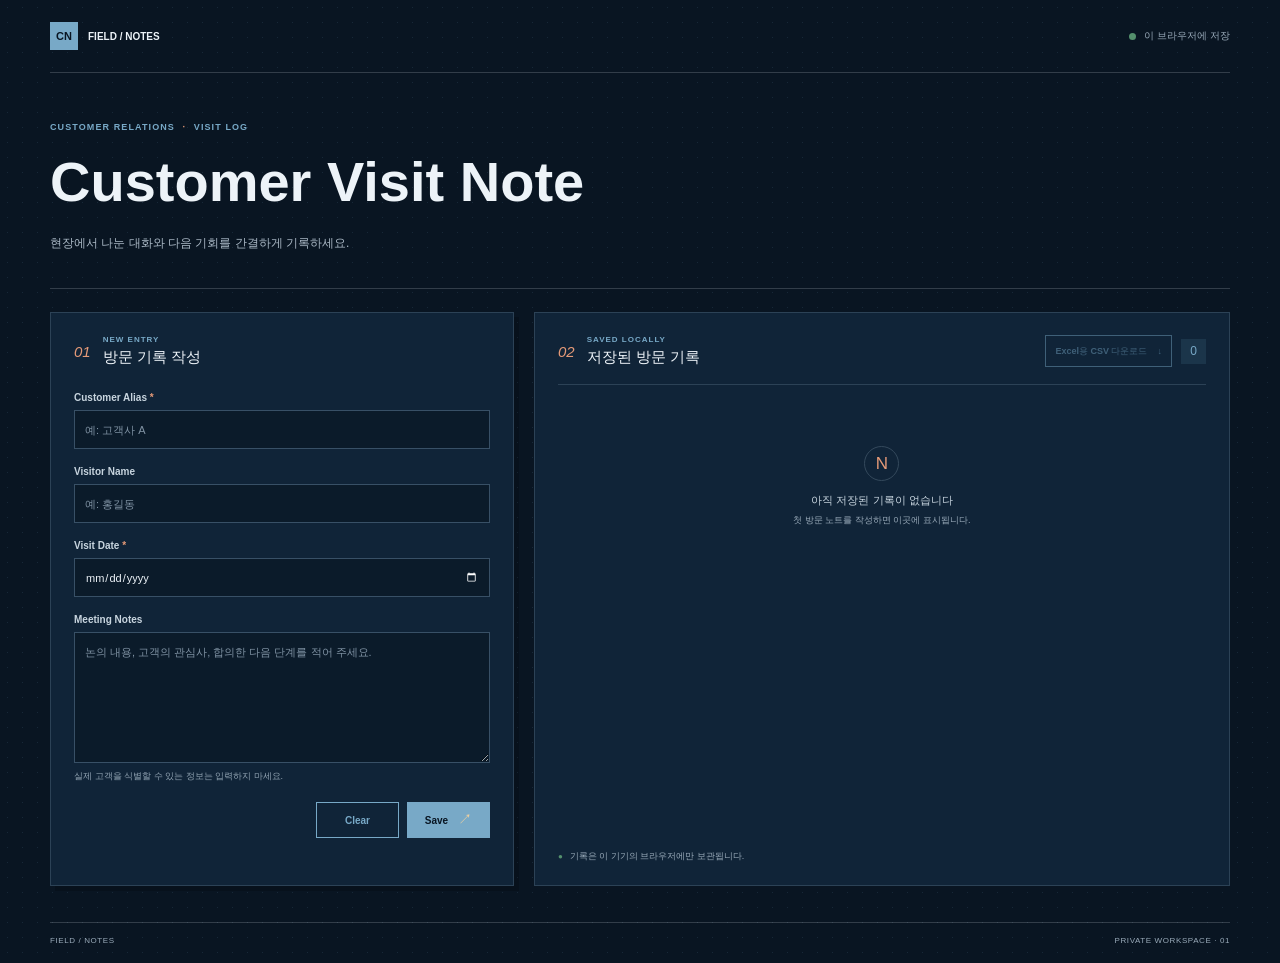
<file: Copilot_AI_Study_Activities/Customer_Visit_Note_App/index.html>
<!doctype html>
<html lang="ko">
<head>
  <meta charset="utf-8">
  <meta name="viewport" content="width=device-width, initial-scale=1">
  <meta name="theme-color" content="#091522">
  <title>Customer Visit Note</title>
  <link rel="stylesheet" href="styles.css">
  <script src="app.js" defer></script>
</head>
<body>
  <main class="page-shell">
    <header class="masthead">
      <a class="wordmark" href="#top" aria-label="Customer Visit Note 홈">
        <span class="wordmark-icon" aria-hidden="true">CN</span>
        <span>FIELD / NOTES</span>
      </a>
      <span class="local-label"><span aria-hidden="true"></span>이 브라우저에 저장</span>
    </header>

    <section class="intro" id="top" aria-labelledby="page-title">
      <p class="eyebrow">CUSTOMER RELATIONS <span>·</span> VISIT LOG</p>
      <h1 id="page-title">Customer Visit Note</h1>
      <p class="intro-copy">현장에서 나눈 대화와 다음 기회를 간결하게 기록하세요.</p>
    </section>

    <div class="content-grid">
      <section class="entry-panel" aria-labelledby="form-heading">
        <div class="section-heading">
          <span class="section-number">01</span>
          <div>
            <p class="section-kicker">NEW ENTRY</p>
            <h2 id="form-heading">방문 기록 작성</h2>
          </div>
        </div>

        <form id="note-form">
          <label class="field" for="alias-input">
            <span>Customer Alias <i>*</i></span>
            <input id="alias-input" name="alias" type="text" placeholder="예: 고객사 A" maxlength="80" required autocomplete="off">
          </label>

          <label class="field" for="visitor-input">
            <span>Visitor Name</span>
            <input id="visitor-input" name="visitor" type="text" placeholder="예: 홍길동" maxlength="80" autocomplete="name">
          </label>

          <label class="field" for="date-input">
            <span>Visit Date <i>*</i></span>
            <input id="date-input" name="date" type="date" required>
          </label>

          <label class="field" for="notes-input">
            <span>Meeting Notes</span>
            <textarea id="notes-input" name="notes" rows="6" maxlength="2000" placeholder="논의 내용, 고객의 관심사, 합의한 다음 단계를 적어 주세요."></textarea>
            <span class="field-hint">실제 고객을 식별할 수 있는 정보는 입력하지 마세요.</span>
          </label>

          <div class="form-actions">
            <button class="button button-quiet" id="clear-button" type="button">Clear</button>
            <button class="button button-primary" type="submit">Save <span aria-hidden="true">↗</span></button>
          </div>
          <p class="form-status" id="form-status" role="status" aria-live="polite"></p>
        </form>
      </section>

      <section class="results-panel" aria-labelledby="results-heading">
        <div class="results-heading">
          <div class="section-heading">
            <span class="section-number">02</span>
            <div>
              <p class="section-kicker">SAVED LOCALLY</p>
              <h2 id="results-heading">저장된 방문 기록</h2>
            </div>
          </div>
          <div class="results-tools">
            <button class="button button-quiet export-button" id="export-button" type="button" disabled>Excel용 CSV 다운로드 <span aria-hidden="true">↓</span></button>
            <span class="result-count" id="result-count">0</span>
          </div>
        </div>
        <div class="result-list" id="result-list" aria-live="polite"></div>
        <p class="privacy-footnote"><span aria-hidden="true">●</span> 기록은 이 기기의 브라우저에만 보관됩니다.</p>
      </section>
    </div>

    <footer class="page-footer"><span>FIELD / NOTES</span><span>PRIVATE WORKSPACE · 01</span></footer>
  </main>
</body>
</html>
</file>
<file: Copilot_AI_Study_Activities/Customer_Visit_Note_App/styles.css>
:root {
  color-scheme: dark;
  --ink: #edf3f8;
  --muted: #9aabba;
  --line: #2c4256;
  --paper: #102438;
  --canvas: #091522;
  --green: #78a9c7;
  --green-light: #1b354a;
  --coral: #e59a78;
  --sans: 'Malgun Gothic', '맑은 고딕', sans-serif;
  font-family: var(--sans);
  font-synthesis: none;
  text-rendering: optimizeLegibility;
}

* { box-sizing: border-box; }
body { min-width: 320px; min-height: 100vh; margin: 0; color: var(--ink); background-color: var(--canvas); background-image: radial-gradient(rgb(120 169 199 / 13%) 0.55px, transparent 0.55px); background-size: 15px 15px; }
button, input, textarea { font: inherit; }
button, a { -webkit-tap-highlight-color: transparent; }
button:focus-visible, a:focus-visible, input:focus-visible, textarea:focus-visible { outline: 3px solid rgb(36 75 63 / 26%); outline-offset: 3px; }
.page-shell { width: min(100% - 64px, 1180px); margin: 0 auto; }
.masthead { display: flex; height: 73px; align-items: center; justify-content: space-between; border-bottom: 1px solid rgb(237 243 248 / 18%); }
.wordmark { display: inline-flex; align-items: center; gap: 10px; color: var(--ink); text-decoration: none; font-size: 10px; font-weight: 700; }
.wordmark-icon { display: grid; width: 28px; height: 28px; place-items: center; color: var(--canvas); background: var(--green); font-size: 11px; }
.local-label { display: flex; align-items: center; gap: 8px; color: var(--muted); font-size: 10px; }
.local-label span { width: 7px; height: 7px; border-radius: 50%; background: #54906d; }
.intro { position: relative; padding: 49px 0 36px; border-bottom: 1px solid rgb(237 243 248 / 18%); }
.eyebrow, .section-kicker { margin: 0; color: var(--green); font-size: 9px; font-weight: 700; letter-spacing: 1.1px; }
.eyebrow span { padding: 0 4px; color: var(--coral); }
h1 { margin: 16px 0 0; font-family: var(--sans); font-size: 56px; font-weight: 700; line-height: 1.2; letter-spacing: 0; white-space: nowrap; }
.intro-copy { margin: 20px 0 0; color: #aab8c5; font-size: 12px; }
.content-grid { display: grid; grid-template-columns: minmax(300px, 0.9fr) minmax(0, 1.35fr); gap: 20px; padding: 23px 0 36px; }
.entry-panel, .results-panel { min-width: 0; padding: 22px 23px; border: 1px solid var(--line); background: var(--paper); }
.entry-panel { box-shadow: 5px 5px 0 rgb(0 0 0 / 18%); }
.section-heading { display: flex; align-items: center; gap: 12px; }
.section-number { color: var(--coral); font-size: 15px; font-style: italic; }
.section-heading h2 { margin: 4px 0 0; font-size: 15px; font-weight: 700; }
.section-kicker { font-size: 8px; letter-spacing: 1px; }
#note-form { display: grid; gap: 17px; margin-top: 25px; }
.field { display: grid; min-width: 0; gap: 7px; }
.field > span:first-child { color: #c8d5df; font-size: 10px; font-weight: 700; }
.field i { color: var(--coral); font-style: normal; }
.field input, .field textarea { width: 100%; border: 1px solid #385066; border-radius: 0; color: var(--ink); background: #0b1b2a; font-size: 11px; }
.field input { height: 39px; padding: 0 10px; }
.field textarea { min-height: 125px; padding: 10px; line-height: 1.65; resize: vertical; }
.field input::placeholder, .field textarea::placeholder { color: #8093a4; }
.field input:focus, .field textarea:focus { border-color: var(--green); outline: 0; box-shadow: 0 0 0 3px rgb(120 169 199 / 15%); }
.field-hint { color: #92a4b3; font-size: 9px; }
.form-actions { display: flex; justify-content: flex-end; gap: 8px; padding-top: 2px; }
.button { display: inline-flex; min-width: 83px; min-height: 36px; align-items: center; justify-content: center; gap: 10px; border: 1px solid var(--green); border-radius: 0; font-size: 10px; font-weight: 700; transition: background-color 130ms ease, color 130ms ease; }
.button-quiet { color: var(--green); background: transparent; }
.button-quiet:hover { background: var(--green-light); }
.button-primary { color: #091522; background: var(--green); }
.button-primary span { color: #f2d19e; font-size: 14px; }
.button-primary:hover { border-color: #93bfd8; background: #93bfd8; }
.form-status { min-height: 15px; margin: -7px 0 0; color: var(--muted); font-size: 9px; }
.results-panel { display: flex; flex-direction: column; }
.results-heading { display: flex; align-items: center; justify-content: space-between; padding-bottom: 17px; border-bottom: 1px solid var(--line); }
.results-tools { display: flex; align-items: center; gap: 9px; }
.result-count { display: grid; min-width: 25px; height: 25px; place-items: center; padding: 0 6px; color: var(--green); background: var(--green-light); font-size: 12px; }
.export-button { min-width: 0; min-height: 32px; padding: 0 9px; font-size: 9px; }
.export-button:disabled { cursor: not-allowed; opacity: 0.45; }
.result-list { display: grid; align-content: start; gap: 10px; padding-top: 14px; }
.note-card { padding: 15px 16px; border: 1px solid #2a4054; border-left: 3px solid var(--coral); background: #0c1d2d; animation: card-in 220ms ease both; }
.note-card-top { display: flex; align-items: flex-start; justify-content: space-between; gap: 12px; }
.note-card h3 { overflow-wrap: anywhere; margin: 0; color: var(--green); font-size: 18px; font-weight: 700; }
.note-date { flex: 0 0 auto; color: #a1b1bf; font-size: 9px; }
.note-card p { overflow-wrap: anywhere; margin: 11px 0 0; color: #c0ccd6; font-size: 10px; line-height: 1.7; white-space: pre-wrap; }
.note-card .note-visitor { margin-top: 8px; color: #9eb3c3; }
.note-meta { margin-top: 13px; padding-top: 9px; border-top: 1px solid #263b4e; color: #91a2b1; font-size: 8px; }
.empty-state { padding: 47px 15px; color: #9aabba; text-align: center; }
.empty-mark { display: grid; width: 35px; height: 35px; place-items: center; margin: 0 auto 12px; border: 1px solid #34495c; border-radius: 50%; color: var(--coral); font-size: 17px; }
.empty-state strong { display: block; color: #c8d5df; font-size: 11px; }
.empty-state p { margin: 6px 0 0; font-size: 9px; }
.privacy-footnote { display: flex; align-items: center; gap: 7px; margin: auto 0 0; padding-top: 17px; color: #9aabba; font-size: 9px; }
.privacy-footnote span { color: #54906d; font-size: 8px; }
.page-footer { display: flex; justify-content: space-between; padding: 13px 0 18px; border-top: 1px solid rgb(237 243 248 / 18%); color: #9aabba; font-size: 8px; letter-spacing: 0.6px; }
@keyframes card-in { from { opacity: 0; transform: translateY(4px); } to { opacity: 1; transform: translateY(0); } }

@media (min-width: 900px) {
  .entry-panel, .results-panel { min-height: 455px; }
}
@media (max-width: 760px) {
  .page-shell { width: min(100% - 36px, 620px); }
  .intro { padding-top: 39px; }
  .content-grid { grid-template-columns: 1fr; gap: 12px; }
  .entry-panel, .results-panel { padding: 19px; }
  .results-panel { min-height: 240px; }
  .results-heading { flex-wrap: wrap; gap: 12px; }
}
@media (max-width: 420px) {
  .page-shell { width: min(100% - 24px, 620px); }
  .masthead { height: 62px; }
  .intro { padding: 33px 0 27px; }
  h1 { font-size: 28px; }
  .intro-copy { max-width: 280px; font-size: 11px; line-height: 1.6; }
  .content-grid { padding-top: 15px; }
  .entry-panel, .results-panel { padding: 16px 14px; }
  .note-card { padding: 13px 12px; }
  .page-footer { font-size: 7px; }
}
@media (prefers-reduced-motion: reduce) {
  *, *::before, *::after { animation-duration: 0.01ms !important; transition-duration: 0.01ms !important; }
}
@media (min-width: 421px) and (max-width: 760px) {
  h1 { font-size: 42px; }
}
</file>
